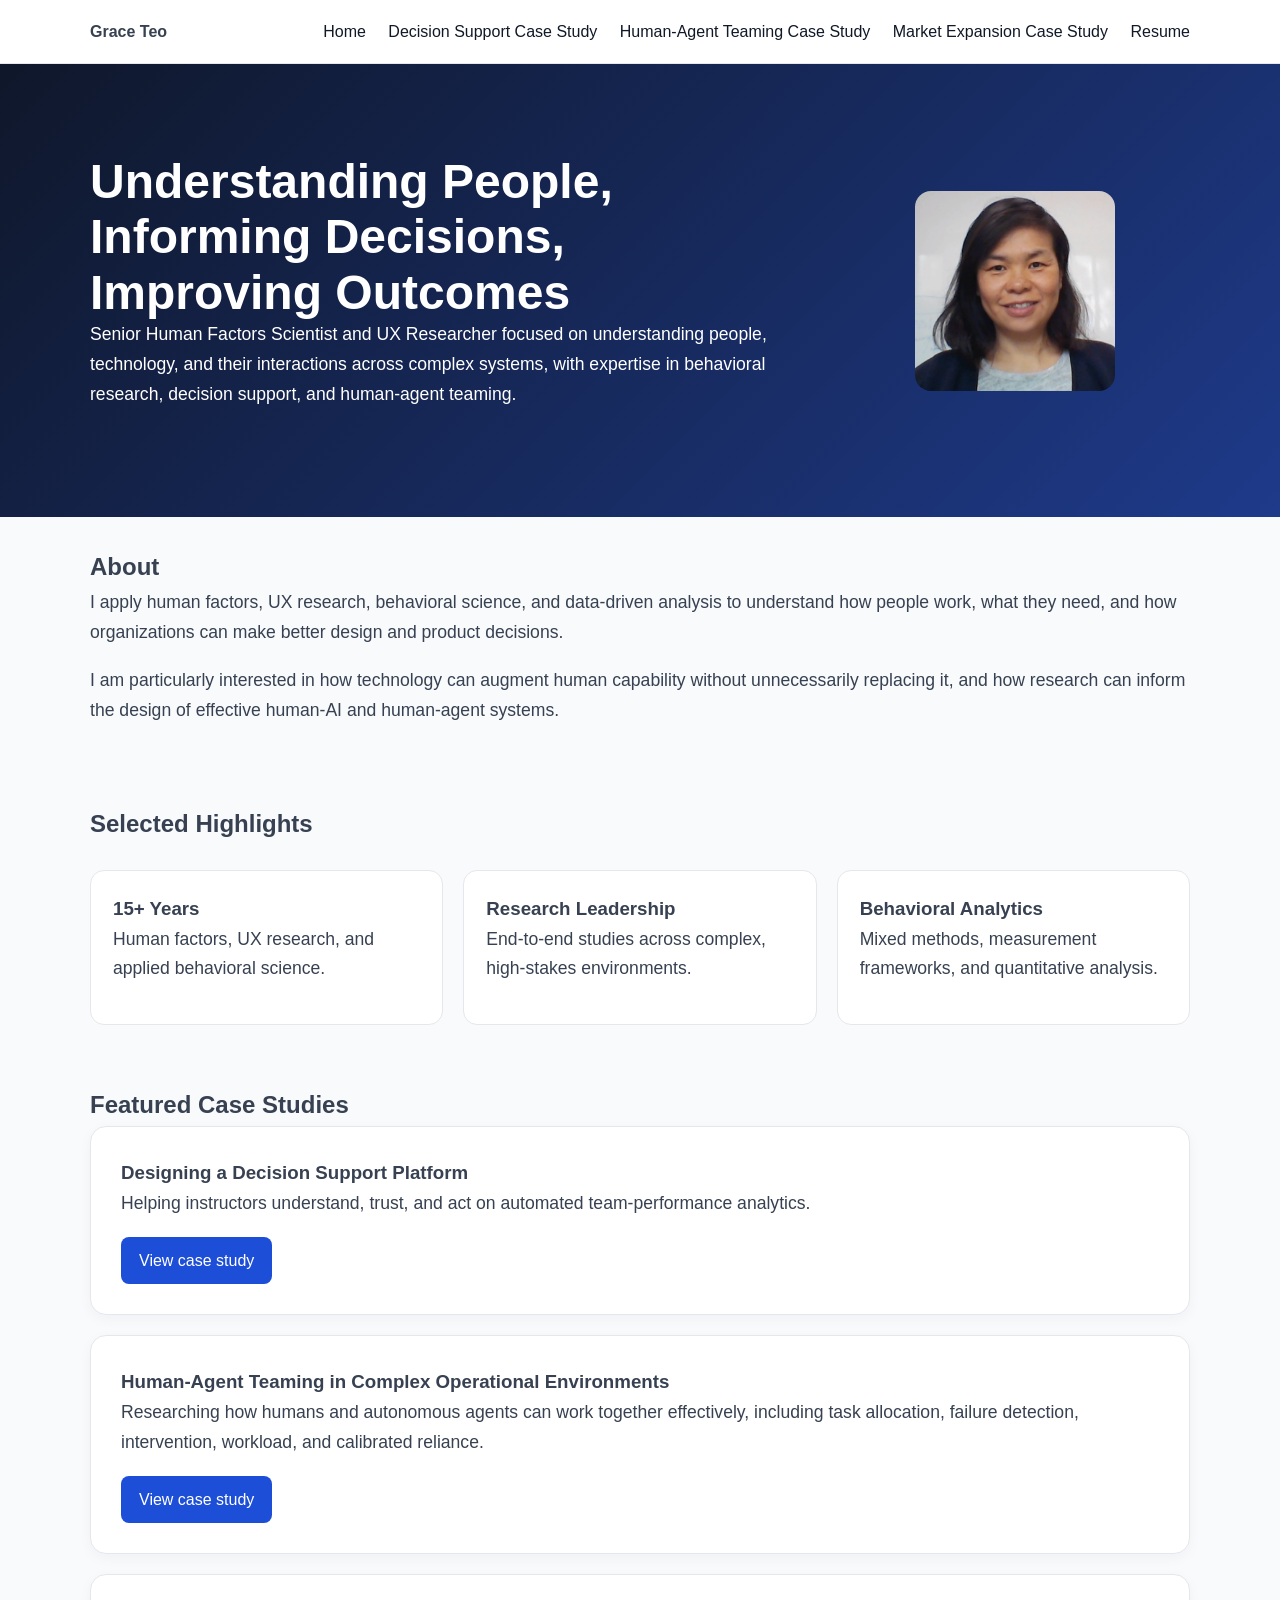
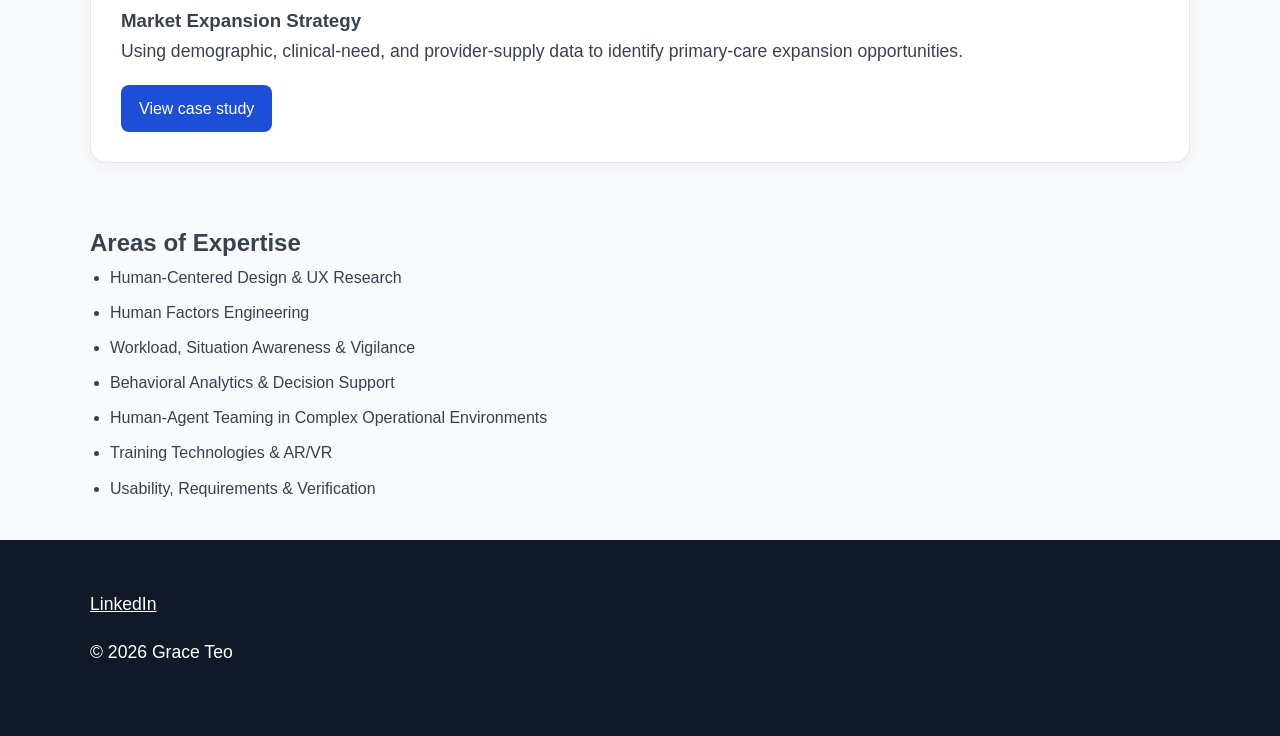
<file: index.html>
<!DOCTYPE html>
<html lang="en">
<head>
    <meta charset="UTF-8">
    <meta name="viewport" content="width=device-width, initial-scale=1.0">

    <title>Grace Teo | Human Factors Scientist &amp; UX Researcher</title>

    <meta
        name="description"
        content="Senior Human Factors Scientist and UX Researcher focused on understanding people, technology, 
        and their interactions across complex systems, with expertise in behavioral research, decision support, and human-agent teaming."
    >

    <link rel="stylesheet" href="style.css">

    <script async src="https://www.googletagmanager.com/gtag/js?id=G-Z4S8E37RPM"></script>

    <script>
        window.dataLayer = window.dataLayer || [];

        function gtag() {
            dataLayer.push(arguments);
        }

        gtag('js', new Date());
        gtag('config', 'G-Z4S8E37RPM');
    </script>
</head>

<body>

    <nav>
        <div class="container">
            <strong>Grace Teo</strong>

            <div>
                <a href="index.html">Home</a>
                <a href="case-study-decision-support.html">Decision Support Case Study</a>
                <a href="case-study-human-agent-teaming.html">Human-Agent Teaming Case Study</a>
                <a href="case-study-market-expansion.html">Market Expansion Case Study</a>
                <a href="assets/GraceTeo_SrUXResearcher_Resume.pdf">Resume</a>
            </div>
        </div>
    </nav>


    <header class="hero">
        <div class="container hero-grid">

            <div>
                <h1>Understanding People, Informing Decisions, Improving Outcomes</h1>

                <p>
                    Senior Human Factors Scientist and UX Researcher focused on understanding people, technology, 
                    and their interactions across complex systems, with expertise in behavioral research, decision support, and human-agent teaming.
                </p>
            </div>

            <div>
                <img src="assets/headshot.jpg" alt="Grace Teo">
            </div>

        </div>
    </header>


    <main>

        <section>
            <div class="container">

                <h2>About</h2>

                <p>
                    I apply human factors, UX research, behavioral science, and data-driven
                    analysis to understand how people work, what they need, and how organizations
                    can make better design and product decisions.
                </p>

                <p>
                    I am particularly interested in how technology can augment human capability
                    without unnecessarily replacing it, and how research can inform the design
                    of effective human-AI and human-agent systems.
                </p>

            </div>
        </section>


        <section>
            <div class="container">

                <h2>Selected Highlights</h2>

                <div class="insight-grid">

                    <div class="insight-card">
                        <h3>15+ Years</h3>

                        <p>
                            Human factors, UX research, and applied behavioral science.
                        </p>
                    </div>


                    <div class="insight-card">
                        <h3>Research Leadership</h3>

                        <p>
                            End-to-end studies across complex, high-stakes environments.
                        </p>
                    </div>


                    <div class="insight-card">
                        <h3>Behavioral Analytics</h3>

                        <p>
                            Mixed methods, measurement frameworks, and quantitative analysis.
                        </p>
                    </div>

                </div>

            </div>
        </section>


        <section>
            <div class="container">

                <h2>Featured Case Studies</h2>


                <div class="project-card">

                    <h3>Designing a Decision Support Platform</h3>

                    <p>
                        Helping instructors understand, trust, and act on automated
                        team-performance analytics.
                    </p>

                    <a
                        class="btn"
                        style="background:#1d4ed8;color:#fff"
                        href="case-study-decision-support.html"
                    >
                        View case study
                    </a>

                </div>


                <div style="height:20px"></div>


                <div class="project-card">

                    <h3>Human-Agent Teaming in Complex Operational Environments</h3>

                    <p>
                        Researching how humans and autonomous agents can work together effectively,
                        including task allocation, failure detection, intervention, workload,
                        and calibrated reliance.
                    </p>

                    <a
                        class="btn"
                        style="background:#1d4ed8;color:#fff"
                        href="case-study-human-agent-teaming.html"
                    >
                        View case study
                    </a>

                </div>


                <div style="height:20px"></div>


                <div class="project-card">

                    <h3>Market Expansion Strategy</h3>

                    <p>
                        Using demographic, clinical-need, and provider-supply data to identify
                        primary-care expansion opportunities.
                    </p>

                    <a
                        class="btn"
                        style="background:#1d4ed8;color:#fff"
                        href="case-study-market-expansion.html"
                    >
                        View case study
                    </a>

                </div>

            </div>
        </section>


        <section>
            <div class="container">

                <h2>Areas of Expertise</h2>

                <ul>
                    <li>Human-Centered Design &amp; UX Research</li>
                    <li>Human Factors Engineering</li>
                    <li>Workload, Situation Awareness &amp; Vigilance</li>
                    <li>Behavioral Analytics &amp; Decision Support</li>
                    <li>Human-Agent Teaming in Complex Operational Environments</li>
                    <li>Training Technologies &amp; AR/VR</li>
                    <li>Usability, Requirements &amp; Verification</li>
                </ul>

            </div>
        </section>

    </main>


    <footer>
        <div class="container">

            <p>
                <a
                    href="https://www.linkedin.com/in/grace-wl-teo/"
                    style="color:#fff"
                >
                    LinkedIn
                </a>
            </p>

            <p>© 2026 Grace Teo</p>

        </div>
    </footer>

</body>
</html>
</file>
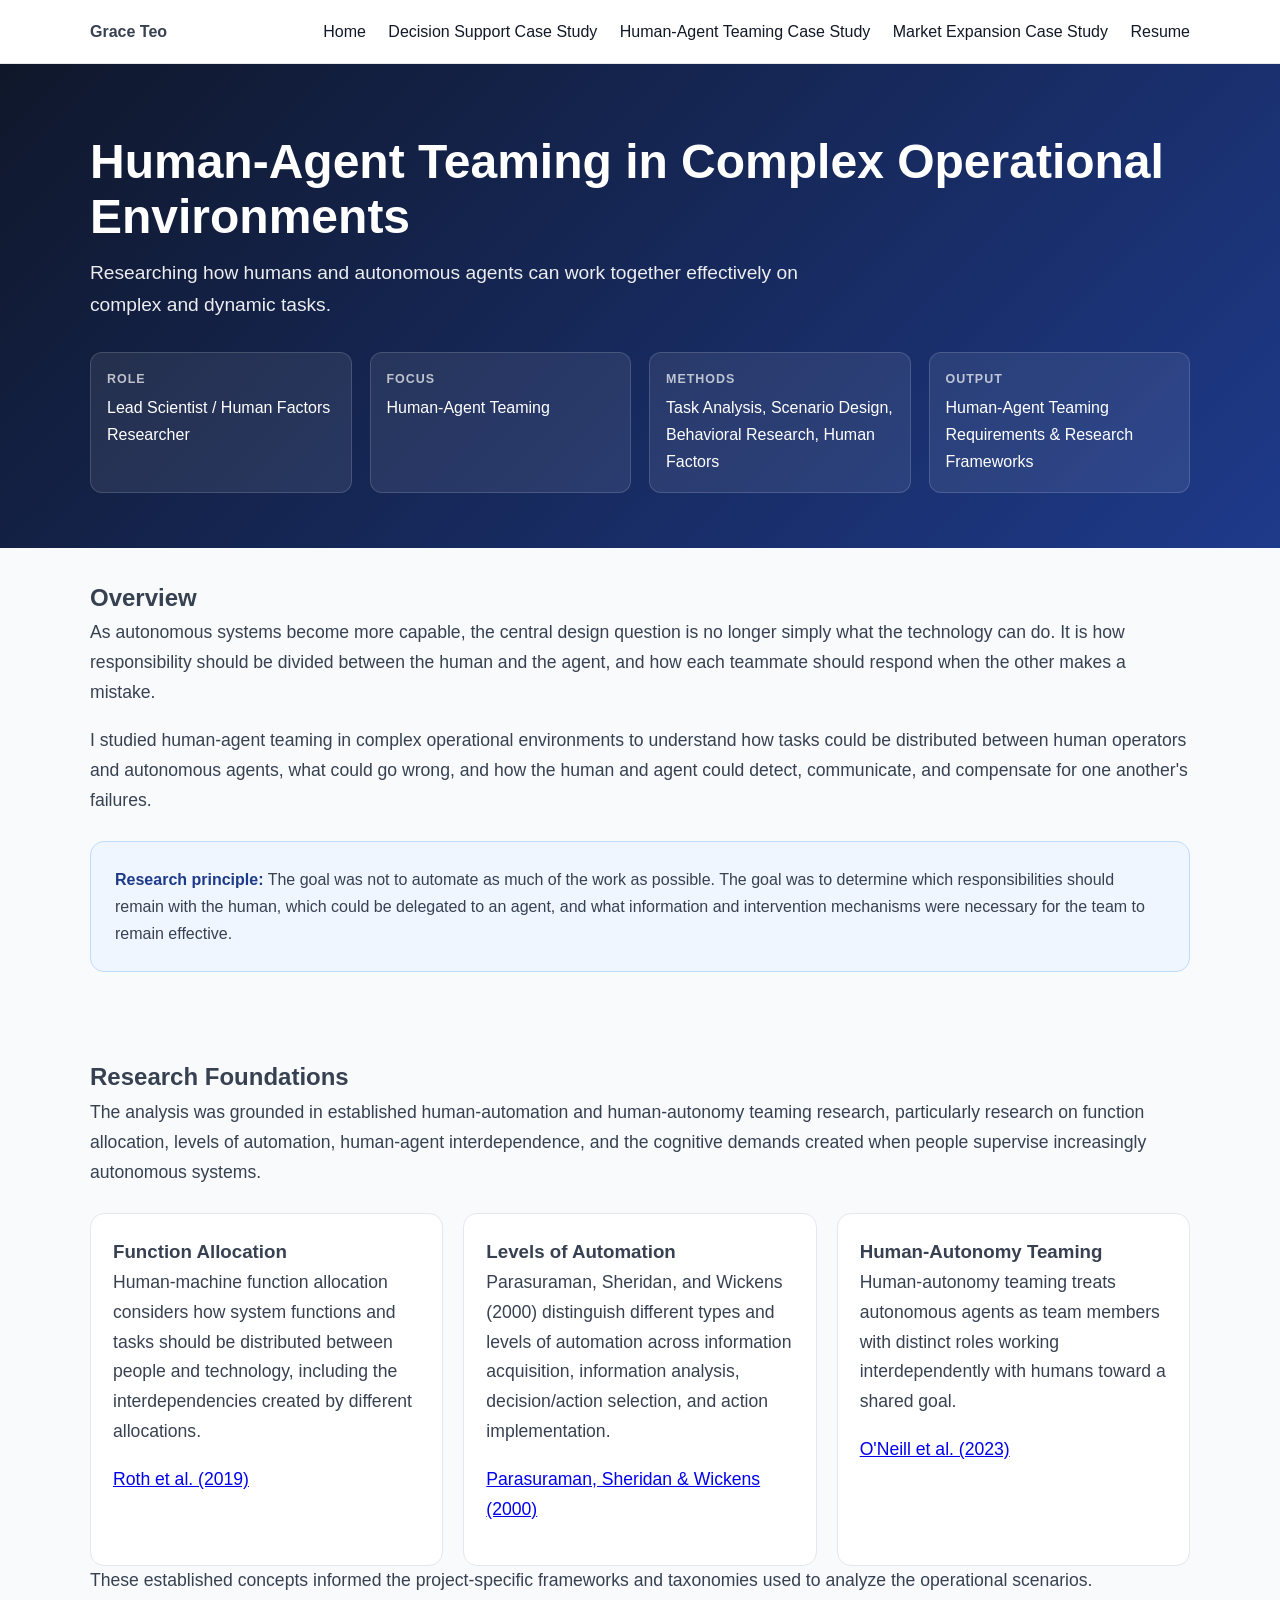
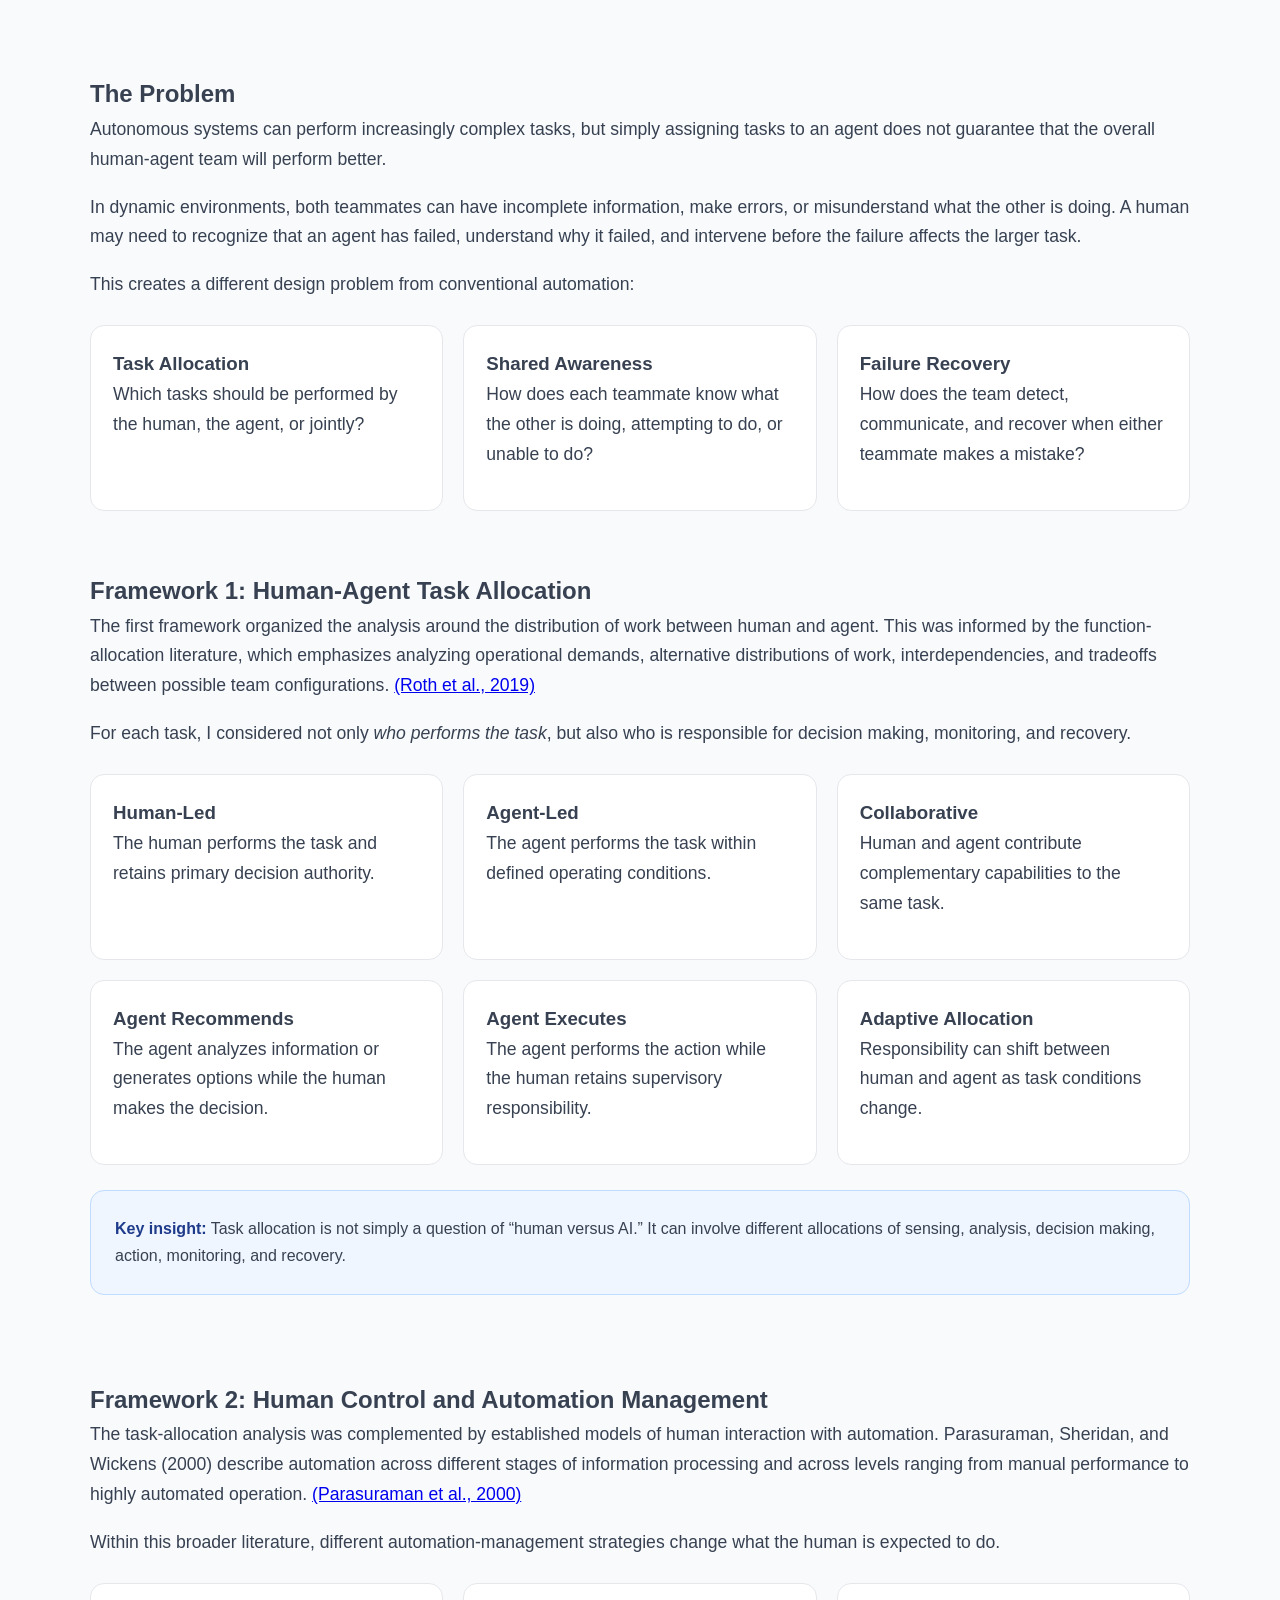
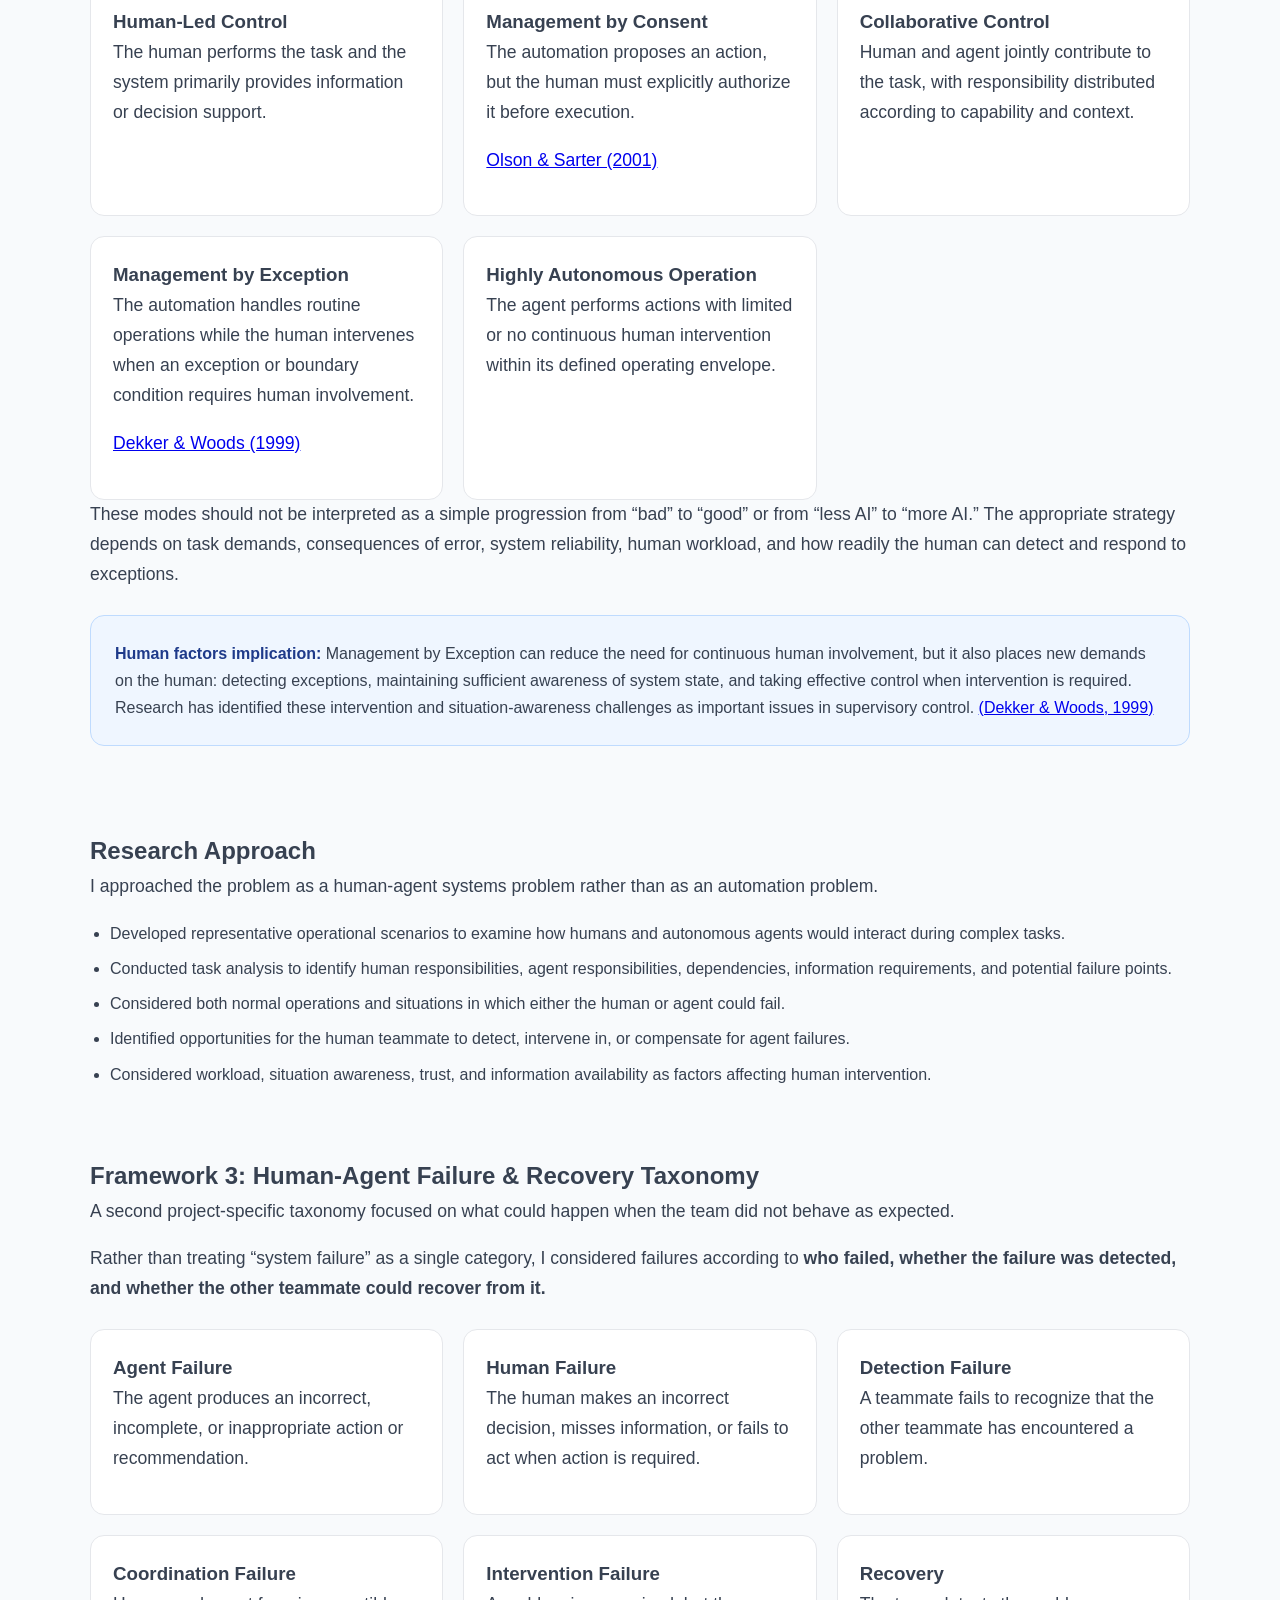
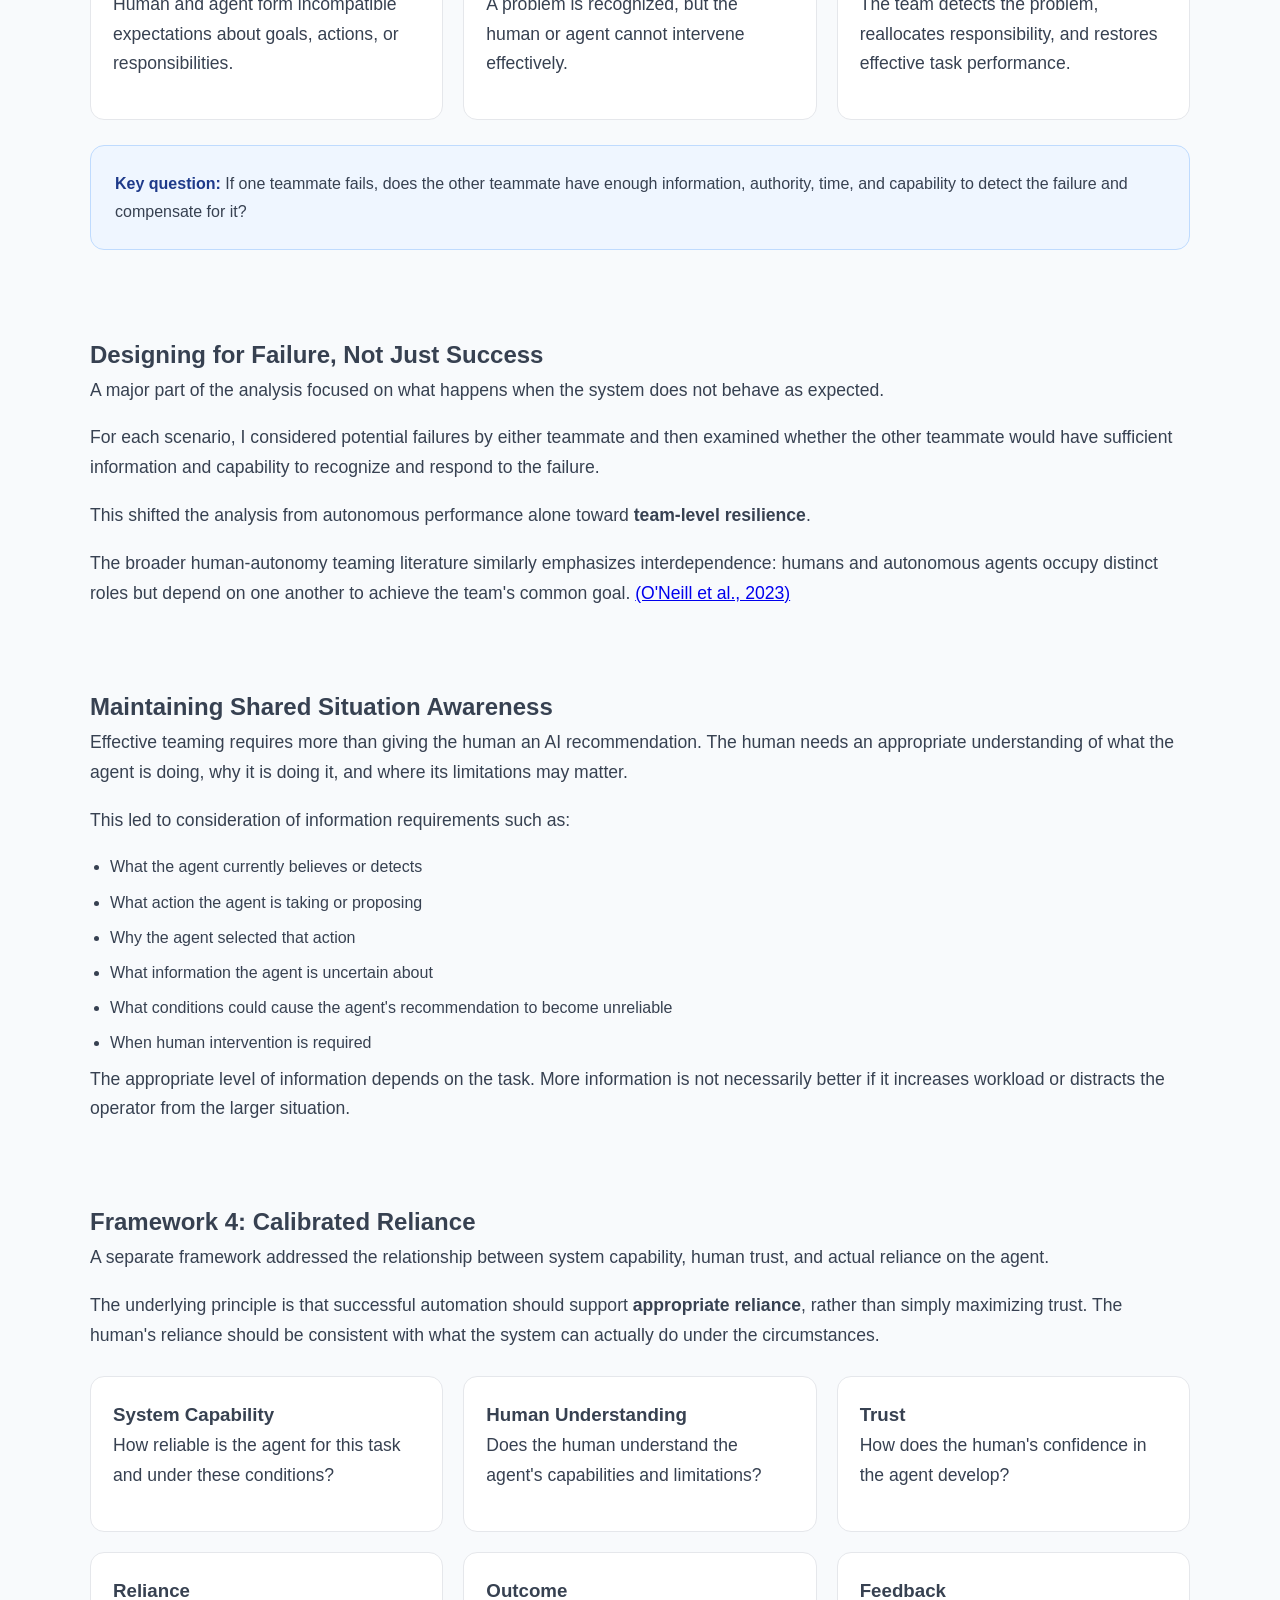
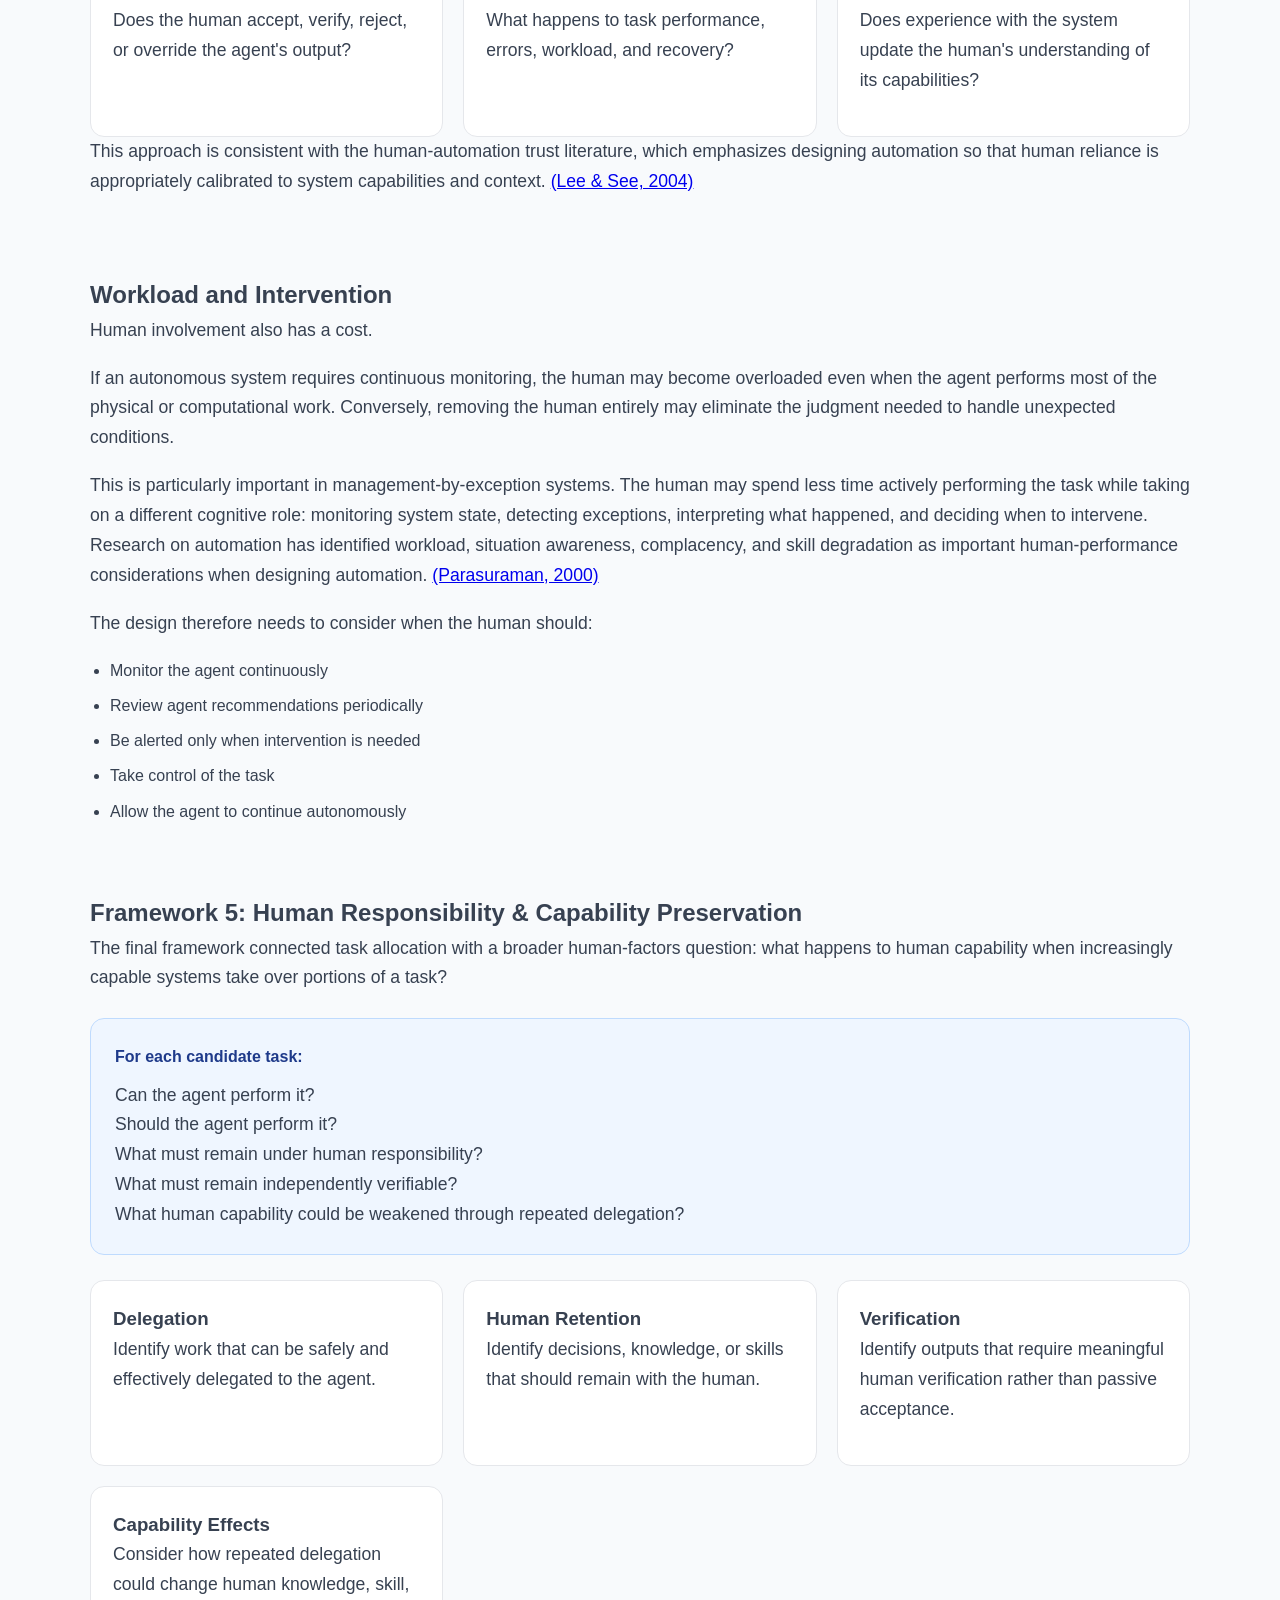
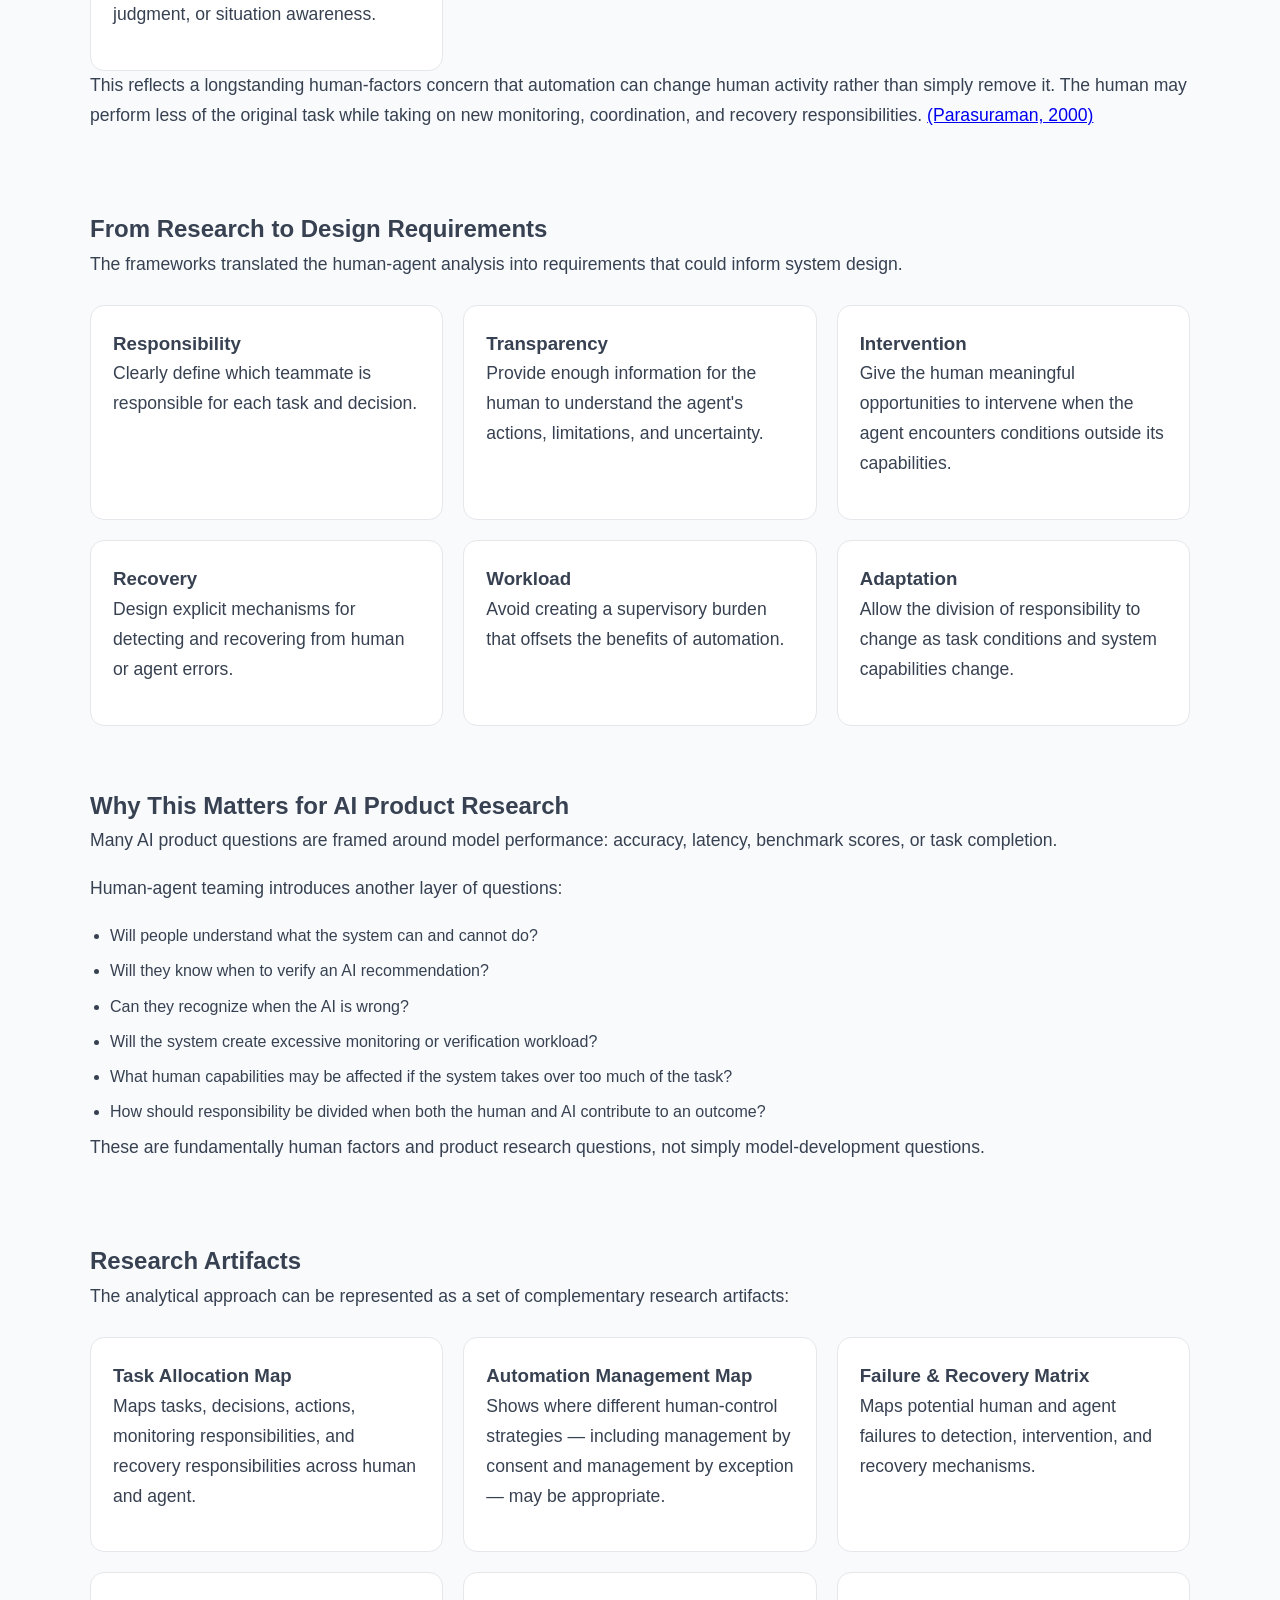
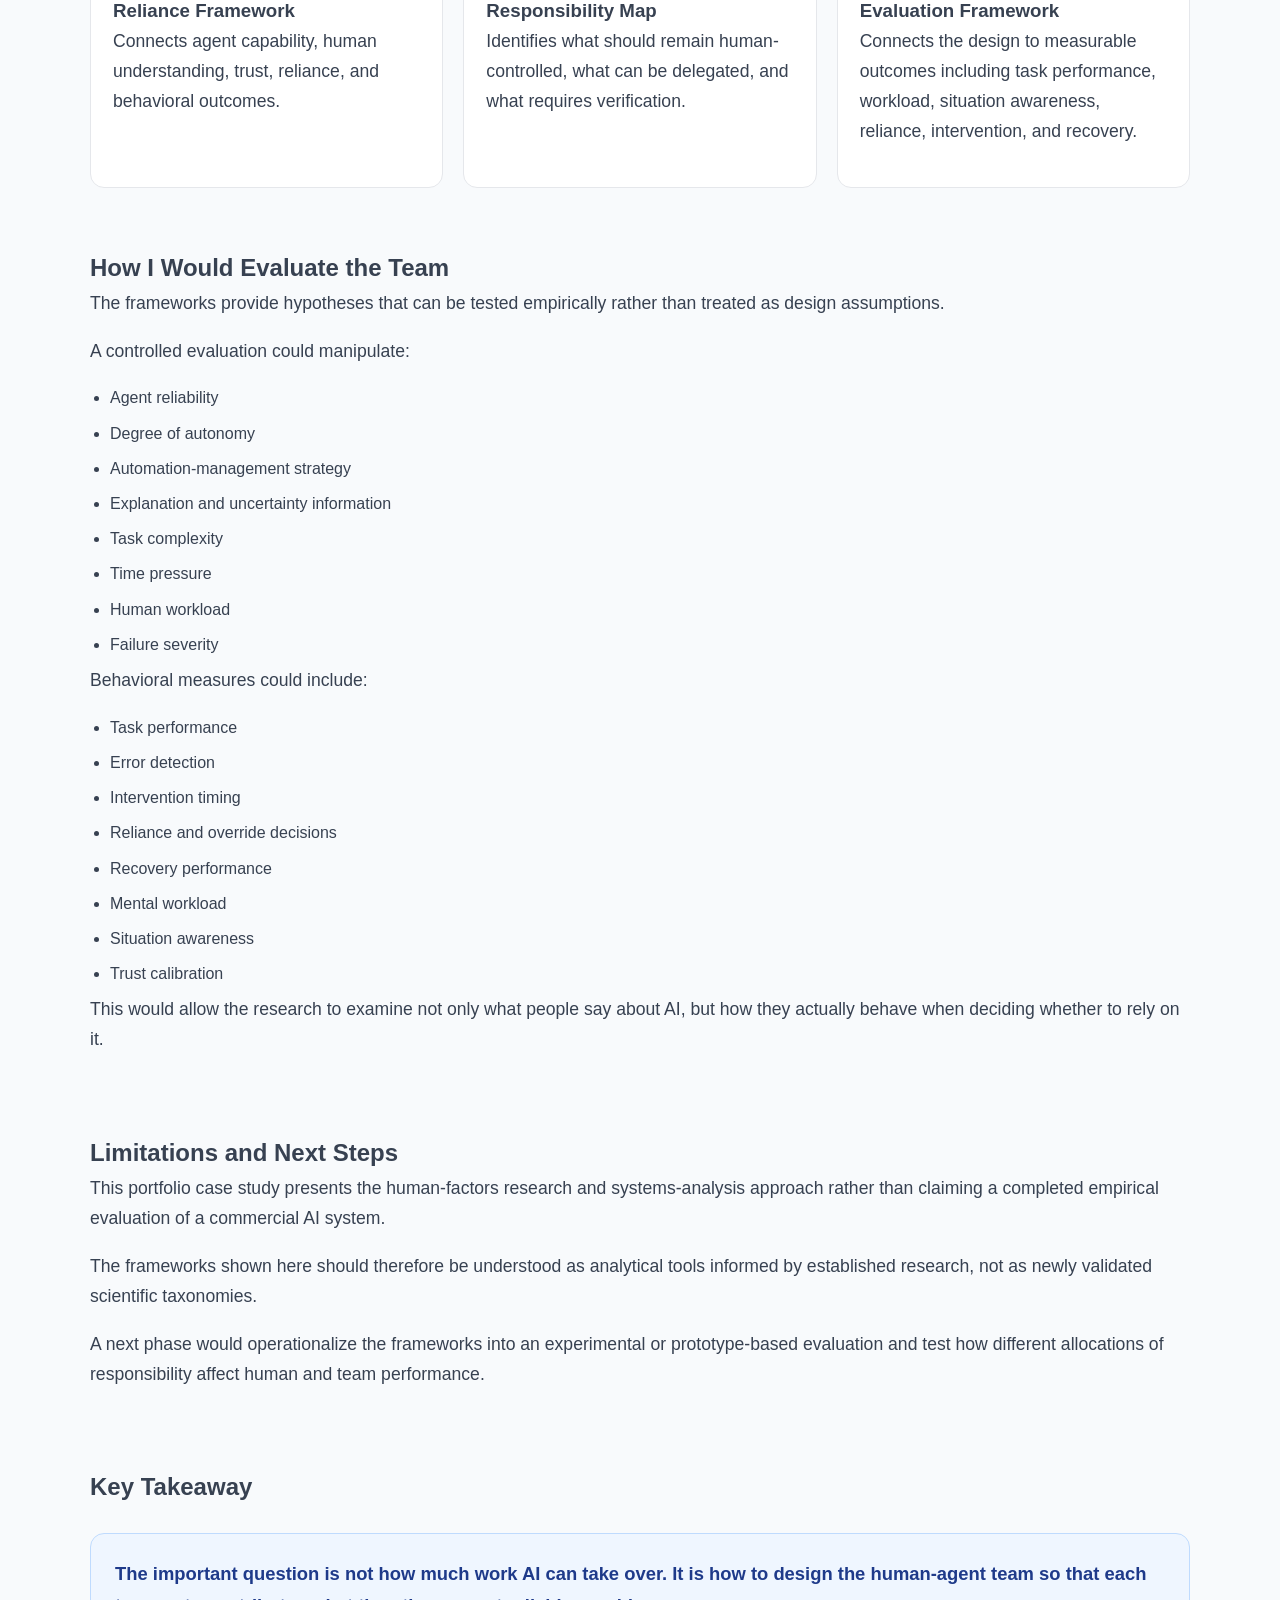
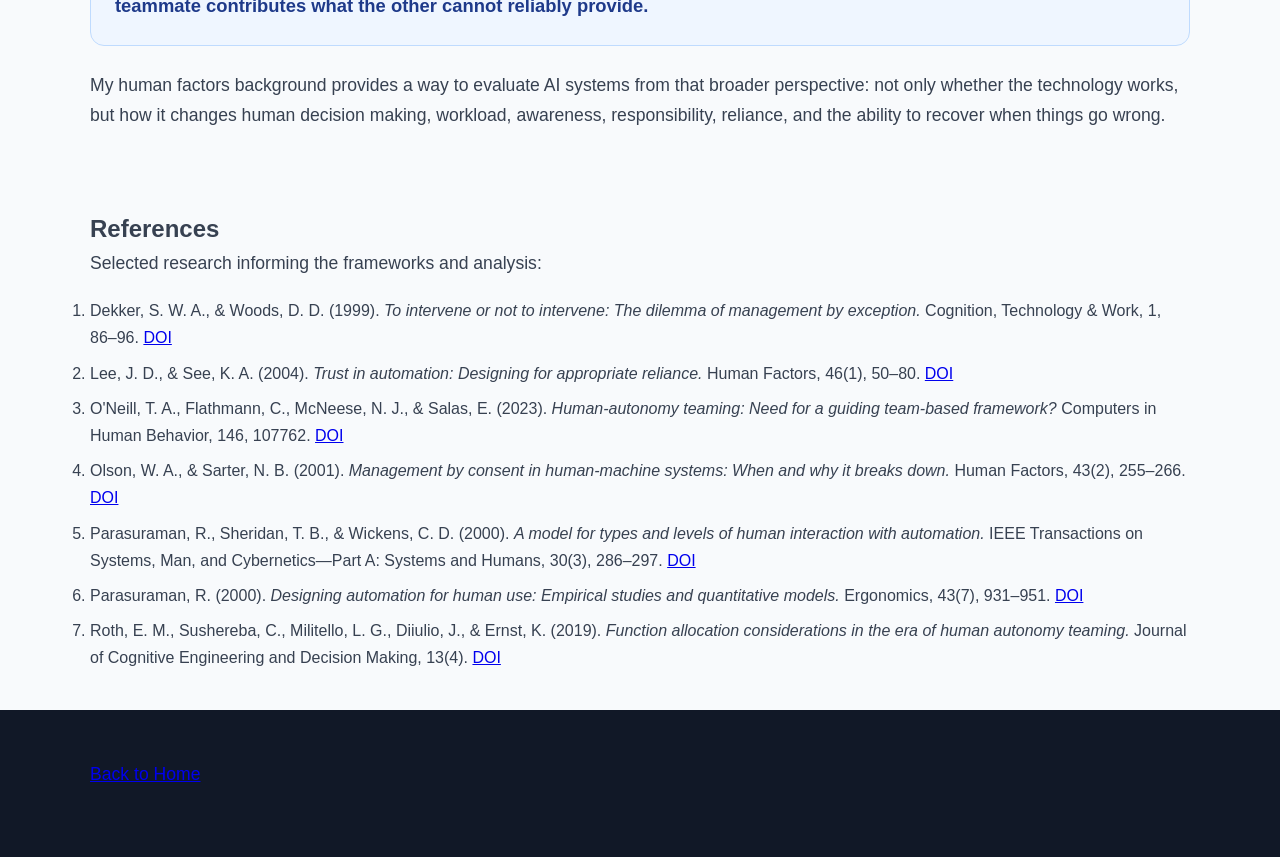
<file: case-study-human-agent-teaming.html>
<!DOCTYPE html>

<html lang="en">
<head>
<meta charset="UTF-8">
<meta name="viewport" content="width=device-width, initial-scale=1">

<title>Case Study: Human-Agent Teaming in Complex Operational Environments</title>

<link rel="stylesheet" href="style.css">

<!-- Google Analytics -->

<script async src="https://www.googletagmanager.com/gtag/js?id=G-Z4S8E37RPM"></script>

<script>
window.dataLayer = window.dataLayer || [];
function gtag(){dataLayer.push(arguments);}
gtag('js', new Date());

gtag('config', 'G-Z4S8E37RPM');

gtag('event', 'case_study_view', {
  case_study: 'human-agent-teaming'
});
</script>

</head>

<body>

<nav>
<div class="container">

<div>
<strong>Grace Teo</strong>
</div>

<div>
<a href="index.html">Home</a>
<a href="case-study-decision-support.html">Decision Support Case Study</a>
<a href="case-study-human-agent-teaming.html" class="active">Human-Agent Teaming Case Study</a>
<a href="case-study-market-expansion.html">Market Expansion Case Study</a>
<a href="assets/GraceTeo_SrUXResearcher_Resume.pdf">Resume</a>
</div>

</div>
</nav>

<!-- HERO -->

<section class="case-hero">

<div class="container">

<h1>
Human-Agent Teaming in Complex Operational Environments
</h1>

<p class="subtitle">
Researching how humans and autonomous agents can work together effectively on complex and dynamic tasks.
</p>

<div class="case-meta">

<div>
<strong>Role</strong>
Lead Scientist / Human Factors Researcher
</div>

<div>
<strong>Focus</strong>
Human-Agent Teaming
</div>

<div>
<strong>Methods</strong>
Task Analysis, Scenario Design, Behavioral Research, Human Factors
</div>

<div>
<strong>Output</strong>
Human-Agent Teaming Requirements &amp; Research Frameworks
</div>

</div>

</div>

</section>

<!-- OVERVIEW -->

<section>

<div class="container">

<h2>Overview</h2>

<p class="case-section-intro">
As autonomous systems become more capable, the central design question is no longer simply what the technology can do. It is how responsibility should be divided between the human and the agent, and how each teammate should respond when the other makes a mistake.
</p>

<p>
I studied human-agent teaming in complex operational environments to understand how tasks could be distributed between human operators and autonomous agents, what could go wrong, and how the human and agent could detect, communicate, and compensate for one another's failures.
</p>

<div class="case-callout">

<strong>Research principle:</strong>

The goal was not to automate as much of the work as possible. The goal was to determine which responsibilities should remain with the human, which could be delegated to an agent, and what information and intervention mechanisms were necessary for the team to remain effective.

</div>

</div>

</section>

<!-- RESEARCH FOUNDATIONS -->

<section>

<div class="container">

<h2>Research Foundations</h2>

<p>
The analysis was grounded in established human-automation and human-autonomy teaming research, particularly research on function allocation, levels of automation, human-agent interdependence, and the cognitive demands created when people supervise increasingly autonomous systems.
</p>

<div class="insight-grid">

<div class="insight-card">

<h3>Function Allocation</h3>

<p>
Human-machine function allocation considers how system functions and tasks should be distributed between people and technology, including the interdependencies created by different allocations.
</p>

<p class="case-caption">
<a href="#ref-roth">Roth et al. (2019)</a>
</p>

</div>

<div class="insight-card">

<h3>Levels of Automation</h3>

<p>
Parasuraman, Sheridan, and Wickens (2000) distinguish different types and levels of automation across information acquisition, information analysis, decision/action selection, and action implementation.
</p>

<p class="case-caption">
<a href="#ref-parasuraman-psw">Parasuraman, Sheridan &amp; Wickens (2000)</a>
</p>

</div>

<div class="insight-card">

<h3>Human-Autonomy Teaming</h3>

<p>
Human-autonomy teaming treats autonomous agents as team members with distinct roles working interdependently with humans toward a shared goal.
</p>

<p class="case-caption">
<a href="#ref-oneill">O'Neill et al. (2023)</a>
</p>

</div>

</div>

<p>
These established concepts informed the project-specific frameworks and taxonomies used to analyze the operational scenarios.
</p>

</div>

</section>

<!-- PROBLEM -->

<section>

<div class="container">

<h2>The Problem</h2>

<p>
Autonomous systems can perform increasingly complex tasks, but simply assigning tasks to an agent does not guarantee that the overall human-agent team will perform better.
</p>

<p>
In dynamic environments, both teammates can have incomplete information, make errors, or misunderstand what the other is doing. A human may need to recognize that an agent has failed, understand why it failed, and intervene before the failure affects the larger task.
</p>

<p>
This creates a different design problem from conventional automation:
</p>

<div class="insight-grid">

<div class="insight-card">

<h3>Task Allocation</h3>

<p>
Which tasks should be performed by the human, the agent, or jointly?
</p>

</div>

<div class="insight-card">

<h3>Shared Awareness</h3>

<p>
How does each teammate know what the other is doing, attempting to do, or unable to do?
</p>

</div>

<div class="insight-card">

<h3>Failure Recovery</h3>

<p>
How does the team detect, communicate, and recover when either teammate makes a mistake?
</p>

</div>

</div>

</div>

</section>

<!-- TASK ALLOCATION FRAMEWORK -->

<section>

<div class="container">

<h2>Framework 1: Human-Agent Task Allocation</h2>

<p>
The first framework organized the analysis around the distribution of work between human and agent. This was informed by the function-allocation literature, which emphasizes analyzing operational demands, alternative distributions of work, interdependencies, and tradeoffs between possible team configurations.
<a href="#ref-roth">(Roth et al., 2019)</a>
</p>

<p>
For each task, I considered not only <em>who performs the task</em>, but also who is responsible for decision making, monitoring, and recovery.
</p>

<div class="insight-grid">

<div class="insight-card">

<h3>Human-Led</h3>

<p>
The human performs the task and retains primary decision authority.
</p>

</div>

<div class="insight-card">

<h3>Agent-Led</h3>

<p>
The agent performs the task within defined operating conditions.
</p>

</div>

<div class="insight-card">

<h3>Collaborative</h3>

<p>
Human and agent contribute complementary capabilities to the same task.
</p>

</div>

<div class="insight-card">

<h3>Agent Recommends</h3>

<p>
The agent analyzes information or generates options while the human makes the decision.
</p>

</div>

<div class="insight-card">

<h3>Agent Executes</h3>

<p>
The agent performs the action while the human retains supervisory responsibility.
</p>

</div>

<div class="insight-card">

<h3>Adaptive Allocation</h3>

<p>
Responsibility can shift between human and agent as task conditions change.
</p>

</div>

</div>

<div class="case-callout">

<strong>Key insight:</strong>

Task allocation is not simply a question of “human versus AI.” It can involve different allocations of sensing, analysis, decision making, action, monitoring, and recovery.

</div>

</div>

</section>

<!-- AUTOMATION MANAGEMENT -->

<section>

<div class="container">

<h2>Framework 2: Human Control and Automation Management</h2>

<p>
The task-allocation analysis was complemented by established models of human interaction with automation. Parasuraman, Sheridan, and Wickens (2000) describe automation across different stages of information processing and across levels ranging from manual performance to highly automated operation.
<a href="#ref-parasuraman-psw">(Parasuraman et al., 2000)</a>
</p>

<p>
Within this broader literature, different automation-management strategies change what the human is expected to do.
</p>

<div class="insight-grid">

<div class="insight-card">

<h3>Human-Led Control</h3>

<p>
The human performs the task and the system primarily provides information or decision support.
</p>

</div>

<div class="insight-card">

<h3>Management by Consent</h3>

<p>
The automation proposes an action, but the human must explicitly authorize it before execution.
</p>

<p class="case-caption">
<a href="#ref-olson">Olson &amp; Sarter (2001)</a>
</p>

</div>

<div class="insight-card">

<h3>Collaborative Control</h3>

<p>
Human and agent jointly contribute to the task, with responsibility distributed according to capability and context.
</p>

</div>

<div class="insight-card">

<h3>Management by Exception</h3>

<p>
The automation handles routine operations while the human intervenes when an exception or boundary condition requires human involvement.
</p>

<p class="case-caption">
<a href="#ref-dekker">Dekker &amp; Woods (1999)</a>
</p>

</div>

<div class="insight-card">

<h3>Highly Autonomous Operation</h3>

<p>
The agent performs actions with limited or no continuous human intervention within its defined operating envelope.
</p>

</div>

</div>

<p>
These modes should not be interpreted as a simple progression from “bad” to “good” or from “less AI” to “more AI.” The appropriate strategy depends on task demands, consequences of error, system reliability, human workload, and how readily the human can detect and respond to exceptions.
</p>

<div class="case-callout">

<strong>Human factors implication:</strong>

Management by Exception can reduce the need for continuous human involvement, but it also places new demands on the human: detecting exceptions, maintaining sufficient awareness of system state, and taking effective control when intervention is required. Research has identified these intervention and situation-awareness challenges as important issues in supervisory control. <a href="#ref-dekker">(Dekker & Woods, 1999)</a>

</div>

</div>

</section>

<!-- PROCESS -->

<section>

<div class="container">

<h2>Research Approach</h2>

<p>
I approached the problem as a human-agent systems problem rather than as an automation problem.
</p>

<ul>

<li>
Developed representative operational scenarios to examine how humans and autonomous agents would interact during complex tasks.
</li>

<li>
Conducted task analysis to identify human responsibilities, agent responsibilities, dependencies, information requirements, and potential failure points.
</li>

<li>
Considered both normal operations and situations in which either the human or agent could fail.
</li>

<li>
Identified opportunities for the human teammate to detect, intervene in, or compensate for agent failures.
</li>

<li>
Considered workload, situation awareness, trust, and information availability as factors affecting human intervention.
</li>

</ul>

</div>

</section>

<!-- FAILURE TAXONOMY -->

<section>

<div class="container">

<h2>Framework 3: Human-Agent Failure &amp; Recovery Taxonomy</h2>

<p>
A second project-specific taxonomy focused on what could happen when the team did not behave as expected.
</p>

<p>
Rather than treating “system failure” as a single category, I considered failures according to <strong>who failed, whether the failure was detected, and whether the other teammate could recover from it.</strong>
</p>

<div class="insight-grid">

<div class="insight-card">

<h3>Agent Failure</h3>

<p>
The agent produces an incorrect, incomplete, or inappropriate action or recommendation.
</p>

</div>

<div class="insight-card">

<h3>Human Failure</h3>

<p>
The human makes an incorrect decision, misses information, or fails to act when action is required.
</p>

</div>

<div class="insight-card">

<h3>Detection Failure</h3>

<p>
A teammate fails to recognize that the other teammate has encountered a problem.
</p>

</div>

<div class="insight-card">

<h3>Coordination Failure</h3>

<p>
Human and agent form incompatible expectations about goals, actions, or responsibilities.
</p>

</div>

<div class="insight-card">

<h3>Intervention Failure</h3>

<p>
A problem is recognized, but the human or agent cannot intervene effectively.
</p>

</div>

<div class="insight-card">

<h3>Recovery</h3>

<p>
The team detects the problem, reallocates responsibility, and restores effective task performance.
</p>

</div>

</div>

<div class="case-callout">

<strong>Key question:</strong>

If one teammate fails, does the other teammate have enough information, authority, time, and capability to detect the failure and compensate for it?

</div>

</div>

</section>

<!-- FAILURE AND RECOVERY -->

<section>

<div class="container">

<h2>Designing for Failure, Not Just Success</h2>

<p>
A major part of the analysis focused on what happens when the system does not behave as expected.
</p>

<p>
For each scenario, I considered potential failures by either teammate and then examined whether the other teammate would have sufficient information and capability to recognize and respond to the failure.
</p>

<p>
This shifted the analysis from autonomous performance alone toward <strong>team-level resilience</strong>.
</p>

<p>
The broader human-autonomy teaming literature similarly emphasizes interdependence: humans and autonomous agents occupy distinct roles but depend on one another to achieve the team's common goal.
<a href="#ref-oneill">(O'Neill et al., 2023)</a>
</p>

</div>

</section>

<!-- SHARED AWARENESS -->

<section>

<div class="container">

<h2>Maintaining Shared Situation Awareness</h2>

<p>
Effective teaming requires more than giving the human an AI recommendation. The human needs an appropriate understanding of what the agent is doing, why it is doing it, and where its limitations may matter.
</p>

<p>
This led to consideration of information requirements such as:
</p>

<ul>

<li>What the agent currently believes or detects</li>

<li>What action the agent is taking or proposing</li>

<li>Why the agent selected that action</li>

<li>What information the agent is uncertain about</li>

<li>What conditions could cause the agent's recommendation to become unreliable</li>

<li>When human intervention is required</li>

</ul>

<p>
The appropriate level of information depends on the task. More information is not necessarily better if it increases workload or distracts the operator from the larger situation.
</p>

</div>

</section>

<!-- RELIANCE FRAMEWORK -->

<section>

<div class="container">

<h2>Framework 4: Calibrated Reliance</h2>

<p>
A separate framework addressed the relationship between system capability, human trust, and actual reliance on the agent.
</p>

<p>
The underlying principle is that successful automation should support <strong>appropriate reliance</strong>, rather than simply maximizing trust. The human's reliance should be consistent with what the system can actually do under the circumstances.
</p>

<div class="insight-grid">

<div class="insight-card">

<h3>System Capability</h3>

<p>
How reliable is the agent for this task and under these conditions?
</p>

</div>

<div class="insight-card">

<h3>Human Understanding</h3>

<p>
Does the human understand the agent's capabilities and limitations?
</p>

</div>

<div class="insight-card">

<h3>Trust</h3>

<p>
How does the human's confidence in the agent develop?
</p>

</div>

<div class="insight-card">

<h3>Reliance</h3>

<p>
Does the human accept, verify, reject, or override the agent's output?
</p>

</div>

<div class="insight-card">

<h3>Outcome</h3>

<p>
What happens to task performance, errors, workload, and recovery?
</p>

</div>

<div class="insight-card">

<h3>Feedback</h3>

<p>
Does experience with the system update the human's understanding of its capabilities?
</p>

</div>

</div>

<p>
This approach is consistent with the human-automation trust literature, which emphasizes designing automation so that human reliance is appropriately calibrated to system capabilities and context.
<a href="#ref-lee">(Lee &amp; See, 2004)</a>
</p>

</div>

</section>

<!-- WORKLOAD -->

<section>

<div class="container">

<h2>Workload and Intervention</h2>

<p>
Human involvement also has a cost.
</p>

<p>
If an autonomous system requires continuous monitoring, the human may become overloaded even when the agent performs most of the physical or computational work. Conversely, removing the human entirely may eliminate the judgment needed to handle unexpected conditions.
</p>

<p>
This is particularly important in management-by-exception systems. The human may spend less time actively performing the task while taking on a different cognitive role: monitoring system state, detecting exceptions, interpreting what happened, and deciding when to intervene. Research on automation has identified workload, situation awareness, complacency, and skill degradation as important human-performance considerations when designing automation.
<a href="#ref-parasuraman">(Parasuraman, 2000)</a>
</p>

<p>
The design therefore needs to consider when the human should:
</p>

<ul>

<li>Monitor the agent continuously</li>

<li>Review agent recommendations periodically</li>

<li>Be alerted only when intervention is needed</li>

<li>Take control of the task</li>

<li>Allow the agent to continue autonomously</li>

</ul>

</div>

</section>

<!-- RESPONSIBILITY FRAMEWORK -->

<section>

<div class="container">

<h2>Framework 5: Human Responsibility &amp; Capability Preservation</h2>

<p>
The final framework connected task allocation with a broader human-factors question: what happens to human capability when increasingly capable systems take over portions of a task?
</p>

<div class="case-callout">

<strong>For each candidate task:</strong>

<p style="margin-top:10px; margin-bottom:0;">
Can the agent perform it?
<br>
Should the agent perform it?
<br>
What must remain under human responsibility?
<br>
What must remain independently verifiable?
<br>
What human capability could be weakened through repeated delegation?
</p>

</div>

<div class="insight-grid">

<div class="insight-card">

<h3>Delegation</h3>

<p>
Identify work that can be safely and effectively delegated to the agent.
</p>

</div>

<div class="insight-card">

<h3>Human Retention</h3>

<p>
Identify decisions, knowledge, or skills that should remain with the human.
</p>

</div>

<div class="insight-card">

<h3>Verification</h3>

<p>
Identify outputs that require meaningful human verification rather than passive acceptance.
</p>

</div>

<div class="insight-card">

<h3>Capability Effects</h3>

<p>
Consider how repeated delegation could change human knowledge, skill, judgment, or situation awareness.
</p>

</div>

</div>

<p>
This reflects a longstanding human-factors concern that automation can change human activity rather than simply remove it. The human may perform less of the original task while taking on new monitoring, coordination, and recovery responsibilities.
<a href="#ref-parasuraman">(Parasuraman, 2000)</a>
</p>

</div>

</section>

<!-- FROM RESEARCH TO DESIGN -->

<section>

<div class="container">

<h2>From Research to Design Requirements</h2>

<p>
The frameworks translated the human-agent analysis into requirements that could inform system design.
</p>

<div class="insight-grid">

<div class="insight-card">

<h3>Responsibility</h3>

<p>
Clearly define which teammate is responsible for each task and decision.
</p>

</div>

<div class="insight-card">

<h3>Transparency</h3>

<p>
Provide enough information for the human to understand the agent's actions, limitations, and uncertainty.
</p>

</div>

<div class="insight-card">

<h3>Intervention</h3>

<p>
Give the human meaningful opportunities to intervene when the agent encounters conditions outside its capabilities.
</p>

</div>

<div class="insight-card">

<h3>Recovery</h3>

<p>
Design explicit mechanisms for detecting and recovering from human or agent errors.
</p>

</div>

<div class="insight-card">

<h3>Workload</h3>

<p>
Avoid creating a supervisory burden that offsets the benefits of automation.
</p>

</div>

<div class="insight-card">

<h3>Adaptation</h3>

<p>
Allow the division of responsibility to change as task conditions and system capabilities change.
</p>

</div>

</div>

</div>

</section>

<!-- AI PRODUCT RESEARCH -->

<section>

<div class="container">

<h2>Why This Matters for AI Product Research</h2>

<p>
Many AI product questions are framed around model performance: accuracy, latency, benchmark scores, or task completion.
</p>

<p>
Human-agent teaming introduces another layer of questions:
</p>

<ul>

<li>Will people understand what the system can and cannot do?</li>

<li>Will they know when to verify an AI recommendation?</li>

<li>Can they recognize when the AI is wrong?</li>

<li>Will the system create excessive monitoring or verification workload?</li>

<li>What human capabilities may be affected if the system takes over too much of the task?</li>

<li>How should responsibility be divided when both the human and AI contribute to an outcome?</li>

</ul>

<p>
These are fundamentally human factors and product research questions, not simply model-development questions.
</p>

</div>

</section>

<!-- RESEARCH ARTIFACT -->

<section>

<div class="container">

<h2>Research Artifacts</h2>

<p>
The analytical approach can be represented as a set of complementary research artifacts:
</p>

<div class="insight-grid">

<div class="insight-card">

<h3>Task Allocation Map</h3>

<p>
Maps tasks, decisions, actions, monitoring responsibilities, and recovery responsibilities across human and agent.
</p>

</div>

<div class="insight-card">

<h3>Automation Management Map</h3>

<p>
Shows where different human-control strategies — including management by consent and management by exception — may be appropriate.
</p>

</div>

<div class="insight-card">

<h3>Failure &amp; Recovery Matrix</h3>

<p>
Maps potential human and agent failures to detection, intervention, and recovery mechanisms.
</p>

</div>

<div class="insight-card">

<h3>Reliance Framework</h3>

<p>
Connects agent capability, human understanding, trust, reliance, and behavioral outcomes.
</p>

</div>

<div class="insight-card">

<h3>Responsibility Map</h3>

<p>
Identifies what should remain human-controlled, what can be delegated, and what requires verification.
</p>

</div>

<div class="insight-card">

<h3>Evaluation Framework</h3>

<p>
Connects the design to measurable outcomes including task performance, workload, situation awareness, reliance, intervention, and recovery.
</p>

</div>

</div>

</div>

</section>

<!-- EVALUATION -->

<section>

<div class="container">

<h2>How I Would Evaluate the Team</h2>

<p>
The frameworks provide hypotheses that can be tested empirically rather than treated as design assumptions.
</p>

<p>
A controlled evaluation could manipulate:
</p>

<ul>

<li>Agent reliability</li>

<li>Degree of autonomy</li>

<li>Automation-management strategy</li>

<li>Explanation and uncertainty information</li>

<li>Task complexity</li>

<li>Time pressure</li>

<li>Human workload</li>

<li>Failure severity</li>

</ul>

<p>
Behavioral measures could include:
</p>

<ul>

<li>Task performance</li>

<li>Error detection</li>

<li>Intervention timing</li>

<li>Reliance and override decisions</li>

<li>Recovery performance</li>

<li>Mental workload</li>

<li>Situation awareness</li>

<li>Trust calibration</li>

</ul>

<p>
This would allow the research to examine not only what people say about AI, but how they actually behave when deciding whether to rely on it.
</p>

</div>

</section>

<!-- LIMITATIONS -->

<section>

<div class="container">

<h2>Limitations and Next Steps</h2>

<p>
This portfolio case study presents the human-factors research and systems-analysis approach rather than claiming a completed empirical evaluation of a commercial AI system.
</p>

<p>
The frameworks shown here should therefore be understood as analytical tools informed by established research, not as newly validated scientific taxonomies.
</p>

<p>
A next phase would operationalize the frameworks into an experimental or prototype-based evaluation and test how different allocations of responsibility affect human and team performance.
</p>

</div>

</section>

<!-- KEY TAKEAWAY -->

<section>

<div class="container">

<h2>Key Takeaway</h2>

<div class="case-callout">

<p style="font-size:1.15rem; margin-bottom:0;">
<strong>
The important question is not how much work AI can take over. It is how to design the human-agent team so that each teammate contributes what the other cannot reliably provide.
</strong>
</p>

</div>

<p>
My human factors background provides a way to evaluate AI systems from that broader perspective: not only whether the technology works, but how it changes human decision making, workload, awareness, responsibility, reliance, and the ability to recover when things go wrong.
</p>

</div>

</section>

<!-- REFERENCES -->

<section>

<div class="container">

<h2>References</h2>

<p>
Selected research informing the frameworks and analysis:
</p>

<ol>

<li id="ref-dekker">
Dekker, S. W. A., &amp; Woods, D. D. (1999).
<em>To intervene or not to intervene: The dilemma of management by exception.</em>
Cognition, Technology &amp; Work, 1, 86–96.
<a href="https://doi.org/10.1007/s101110050035" target="_blank" rel="noopener">
DOI
</a>
</li>

<li id="ref-lee">
Lee, J. D., &amp; See, K. A. (2004).
<em>Trust in automation: Designing for appropriate reliance.</em>
Human Factors, 46(1), 50–80.
<a href="https://doi.org/10.1518/hfes.46.1.50_30392" target="_blank" rel="noopener">
DOI
</a>
</li>

<li id="ref-oneill">
O'Neill, T. A., Flathmann, C., McNeese, N. J., &amp; Salas, E. (2023).
<em>Human-autonomy teaming: Need for a guiding team-based framework?</em>
Computers in Human Behavior, 146, 107762.
<a href="https://doi.org/10.1016/j.chb.2023.107762" target="_blank" rel="noopener">
DOI
</a>
</li>

<li id="ref-olson">
Olson, W. A., &amp; Sarter, N. B. (2001).
<em>Management by consent in human-machine systems: When and why it breaks down.</em>
Human Factors, 43(2), 255–266.
<a href="https://doi.org/10.1518/001872001775900904" target="_blank" rel="noopener">
DOI
</a>
</li>

<li id="ref-parasuraman-psw">
Parasuraman, R., Sheridan, T. B., &amp; Wickens, C. D. (2000).
<em>A model for types and levels of human interaction with automation.</em>
IEEE Transactions on Systems, Man, and Cybernetics—Part A: Systems and Humans, 30(3), 286–297.
<a href="https://doi.org/10.1109/3468.844354" target="_blank" rel="noopener">
DOI
</a>
</li>

<li id="ref-parasuraman">
Parasuraman, R. (2000).
<em>Designing automation for human use: Empirical studies and quantitative models.</em>
Ergonomics, 43(7), 931–951.
<a href="https://doi.org/10.1080/001401300409125" target="_blank" rel="noopener">
DOI
</a>
</li>

<li id="ref-roth">
Roth, E. M., Sushereba, C., Militello, L. G., Diiulio, J., &amp; Ernst, K. (2019).
<em>Function allocation considerations in the era of human autonomy teaming.</em>
Journal of Cognitive Engineering and Decision Making, 13(4).
<a href="https://doi.org/10.1177/1555343419878038" target="_blank" rel="noopener">
DOI
</a>
</li>

</ol>

</div>

</section>

<footer>

<div class="container">

<p>
<a href="index.html">Back to Home</a>
</p>

</div>

</footer>

<script>

/*
Optional event tracking for future interactive artifacts.
*/

document.addEventListener('click', function(event) {

  const target = event.target.closest('[data-agent-event]');

  if (!target || typeof gtag !== 'function') {
    return;
  }

  gtag('event', 'human_agent_teaming_interaction', {
    interaction_type: target.dataset.agentEvent
  });

});

</script>

</body>
</html>
</file>
<file: style.css>
:root {
  --primary: #1d4ed8;
  --dark: #111827;
  --text: #374151;
  --light: #f8fafc;
  --border: #e5e7eb;
}
* { box-sizing: border-box; margin: 0; padding: 0; }
body { font-family: Inter, Arial, sans-serif; line-height: 1.7; color: var(--text); background: var(--light); }
.container { width: min(1100px, 90%); margin: auto; }
nav { background:#fff; border-bottom:1px solid var(--border); padding:18px 0; }
nav .container { display:flex; align-items:center; justify-content:space-between; gap:20px; }
nav a { color:var(--dark); text-decoration:none; margin-left:18px; }
nav a:hover { color:var(--primary); }
.hero { background:linear-gradient(135deg,#0f172a,#1e3a8a); color:#fff; padding:90px 0; }
.hero-grid { display:grid; grid-template-columns:2fr 1fr; gap:50px; align-items:center; }
.hero img { width:70%; max-width:200px; border-radius:16px; display:block; margin:auto; }
h1 { font-size:3rem; line-height:1.15; }
p { font-size:1.1rem; margin-bottom:18px; }
.btn { display:inline-block; padding:10px 18px; border-radius:8px; text-decoration:none; margin-right:10px; }
.btn-primary { background:#fff; color:var(--primary); }
.btn-secondary { border:1px solid rgba(255,255,255,.5); color:#fff; }
section { padding:30px 0; }
.card,.project-card { background:#fff; border:1px solid var(--border); border-radius:14px; padding:25px; box-shadow:0 4px 14px rgba(15,23,42,.04); }
.project-card { padding:30px; border-radius:16px; }
.image-placeholder,.case-image { width:70%; max-width:100%; margin:auto; display:block; border-radius:0; }
footer { background:var(--dark); color:#fff; padding:50px 0; }
ul { padding-left:20px; }
li { margin-bottom:8px; }

/* Market expansion case study */
.case-hero { padding: 70px 0 55px; background: linear-gradient(135deg, #0f172a, #1e3a8a); color: white; }
.case-hero h1 { margin-bottom: 12px; }
.case-hero .subtitle { max-width: 760px; font-size: 1.2rem; opacity: .92; }
.case-meta { display:grid; grid-template-columns:repeat(4,1fr); gap:18px; margin: 30px 0 0; }
.case-meta div { background:rgba(255,255,255,.08); border:1px solid rgba(255,255,255,.15); border-radius:12px; padding:16px; }
.case-meta strong { display:block; font-size:.78rem; text-transform:uppercase; letter-spacing:.08em; opacity:.7; margin-bottom:4px; }
.section-intro { max-width:760px; }
.insight-grid { display:grid; grid-template-columns:repeat(3,1fr); gap:20px; margin-top:25px; }
.insight-card { background:#fff; border:1px solid var(--border); border-radius:14px; padding:22px; }
.insight-card h3 { margin-top:0; }
.formula { background:#f1f5f9; border-left:4px solid var(--primary); padding:18px 20px; border-radius:8px; margin:20px 0; font-family:ui-monospace,SFMono-Regular,Menlo,monospace; line-height:1.6; overflow:auto; }
.case-callout { background:#eff6ff; border:1px solid #bfdbfe; border-radius:14px; padding:24px; margin:25px 0; }
.case-callout strong { color:#1e3a8a; }
.rank-table { width:100%; border-collapse:collapse; background:#fff; border:1px solid var(--border); border-radius:12px; overflow:hidden; }
.rank-table th,.rank-table td { padding:12px 14px; text-align:left; border-bottom:1px solid var(--border); }
.rank-table th { font-size:.8rem; text-transform:uppercase; letter-spacing:.06em; background:#f8fafc; }
.rank-table tr:last-child td { border-bottom:0; }
.rank-table button { border:0; background:none; color:var(--primary); font:inherit; font-weight:600; cursor:pointer; padding:0; }
.explorer-frame { width:100%; height:820px; border:0; border-radius:14px; background:#fff; box-shadow:0 8px 24px rgba(15,23,42,.08); }
@media (max-width:768px){ .case-meta,.insight-grid { grid-template-columns:1fr 1fr; } .explorer-frame{height:1000px;} }
@media (max-width:520px){ .case-meta,.insight-grid { grid-template-columns:1fr; } }
</file>
